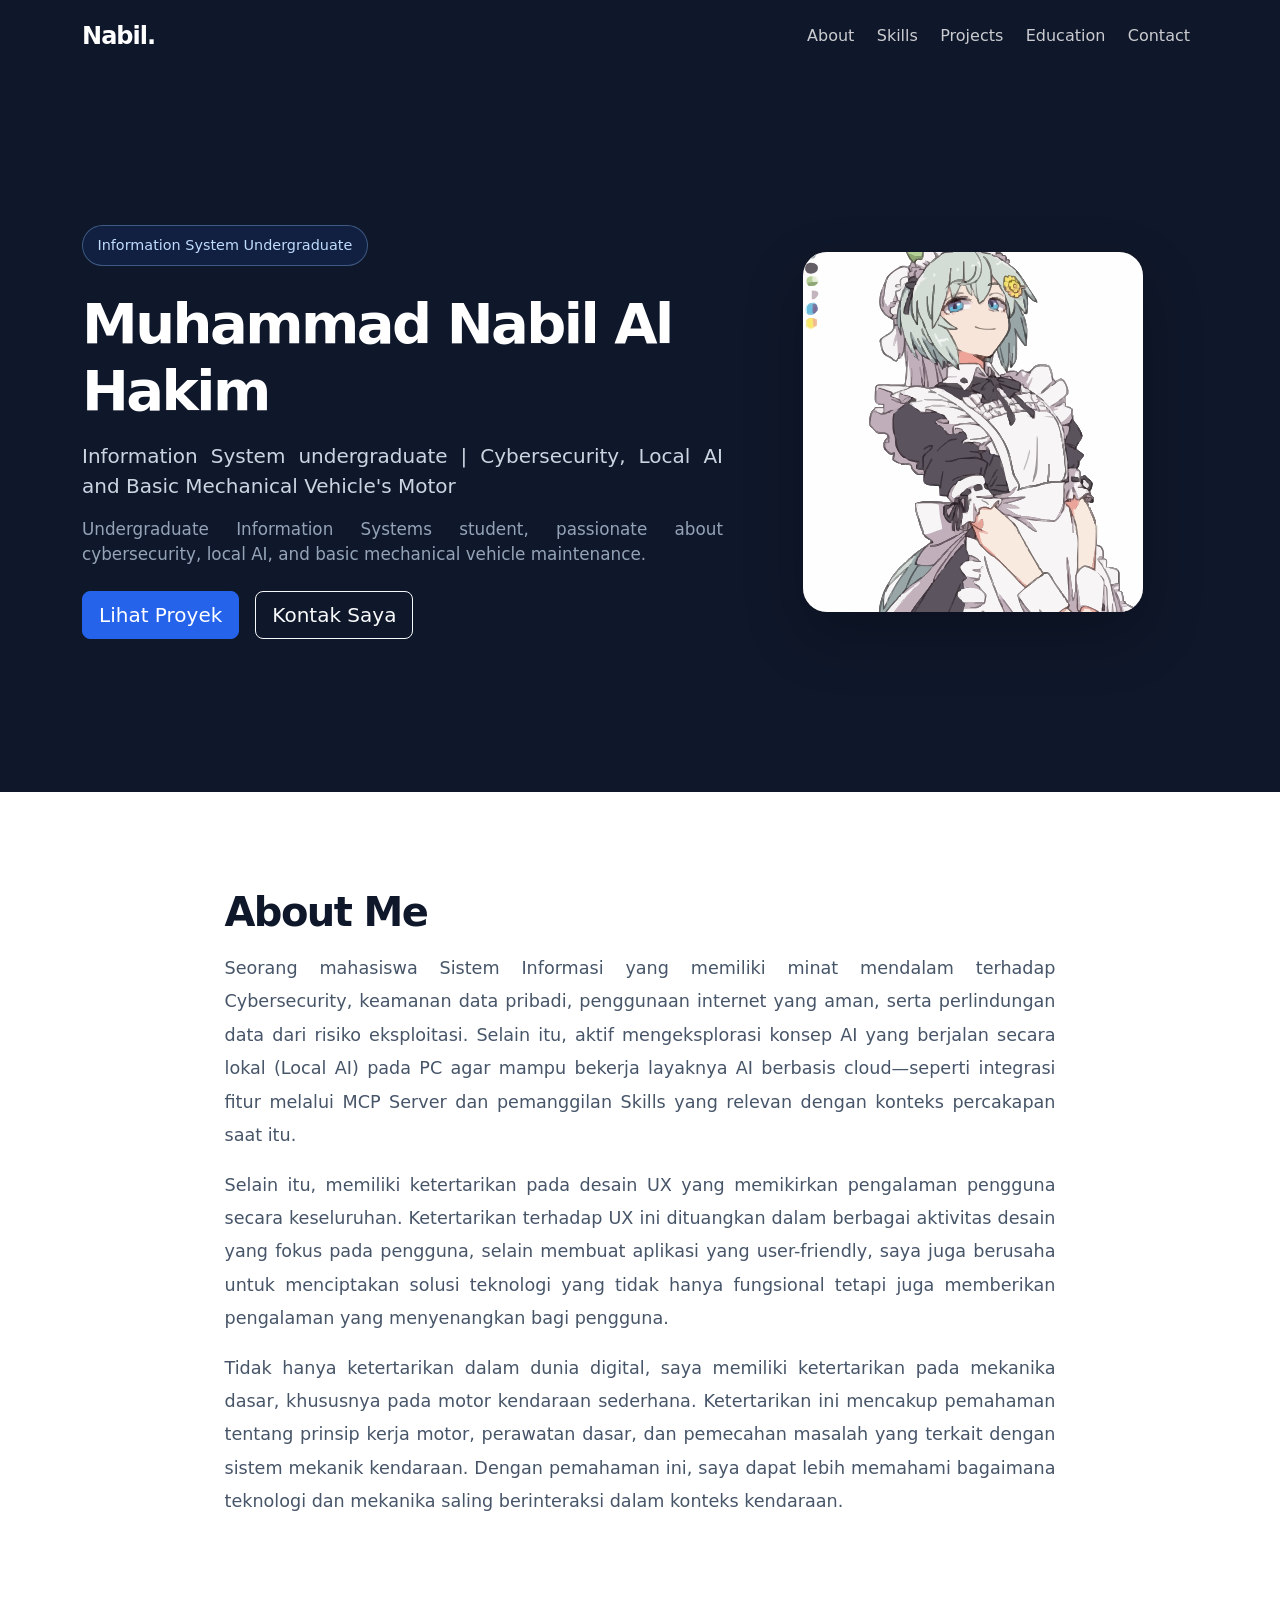
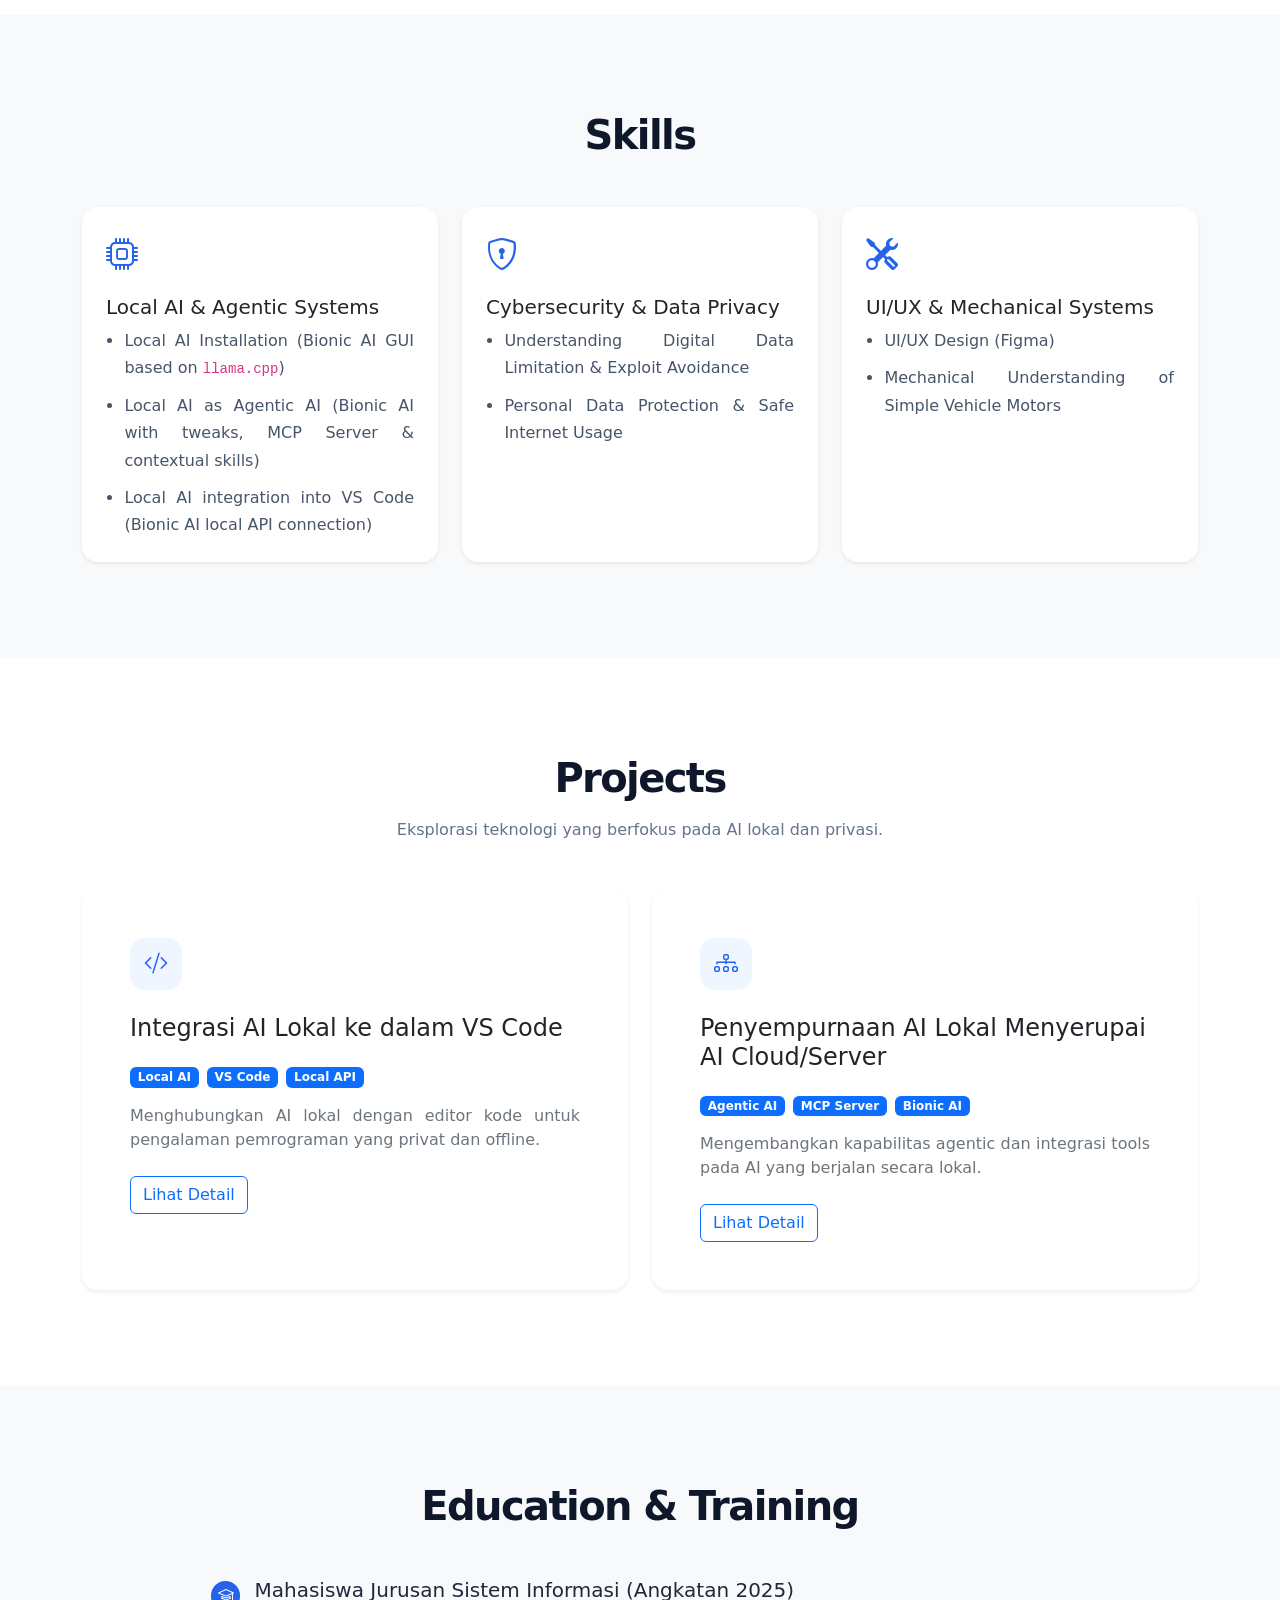
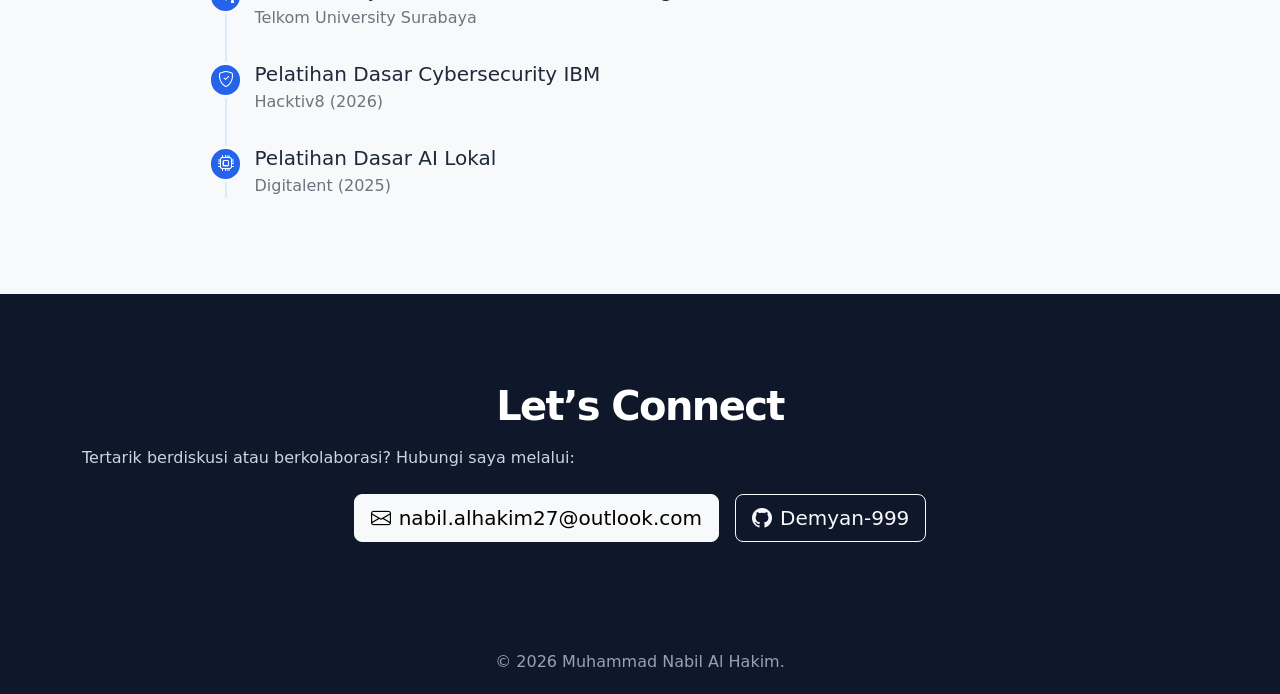
<file: index.html>
<!DOCTYPE html>
<html lang="id">
<head>
  <meta charset="UTF-8">
  <meta http-equiv="refresh" content="0; url=Tugas_Portofolio/">
  <meta name="viewport" content="width=device-width, initial-scale=1.0">
  <title>Muhammad Nabil Al Hakim - Portfolio</title>
  <script>
    window.location.replace("Tugas_Portofolio/");
  </script>
</head>
<body style="font-family: sans-serif; text-align: center; padding-top: 50px;">
  <p>Mengalihkan ke portofolio... Jika tidak otomatis beralih, klik <a href="Tugas_Portofolio/">di sini</a>.</p>
</body>
</html>
</file>
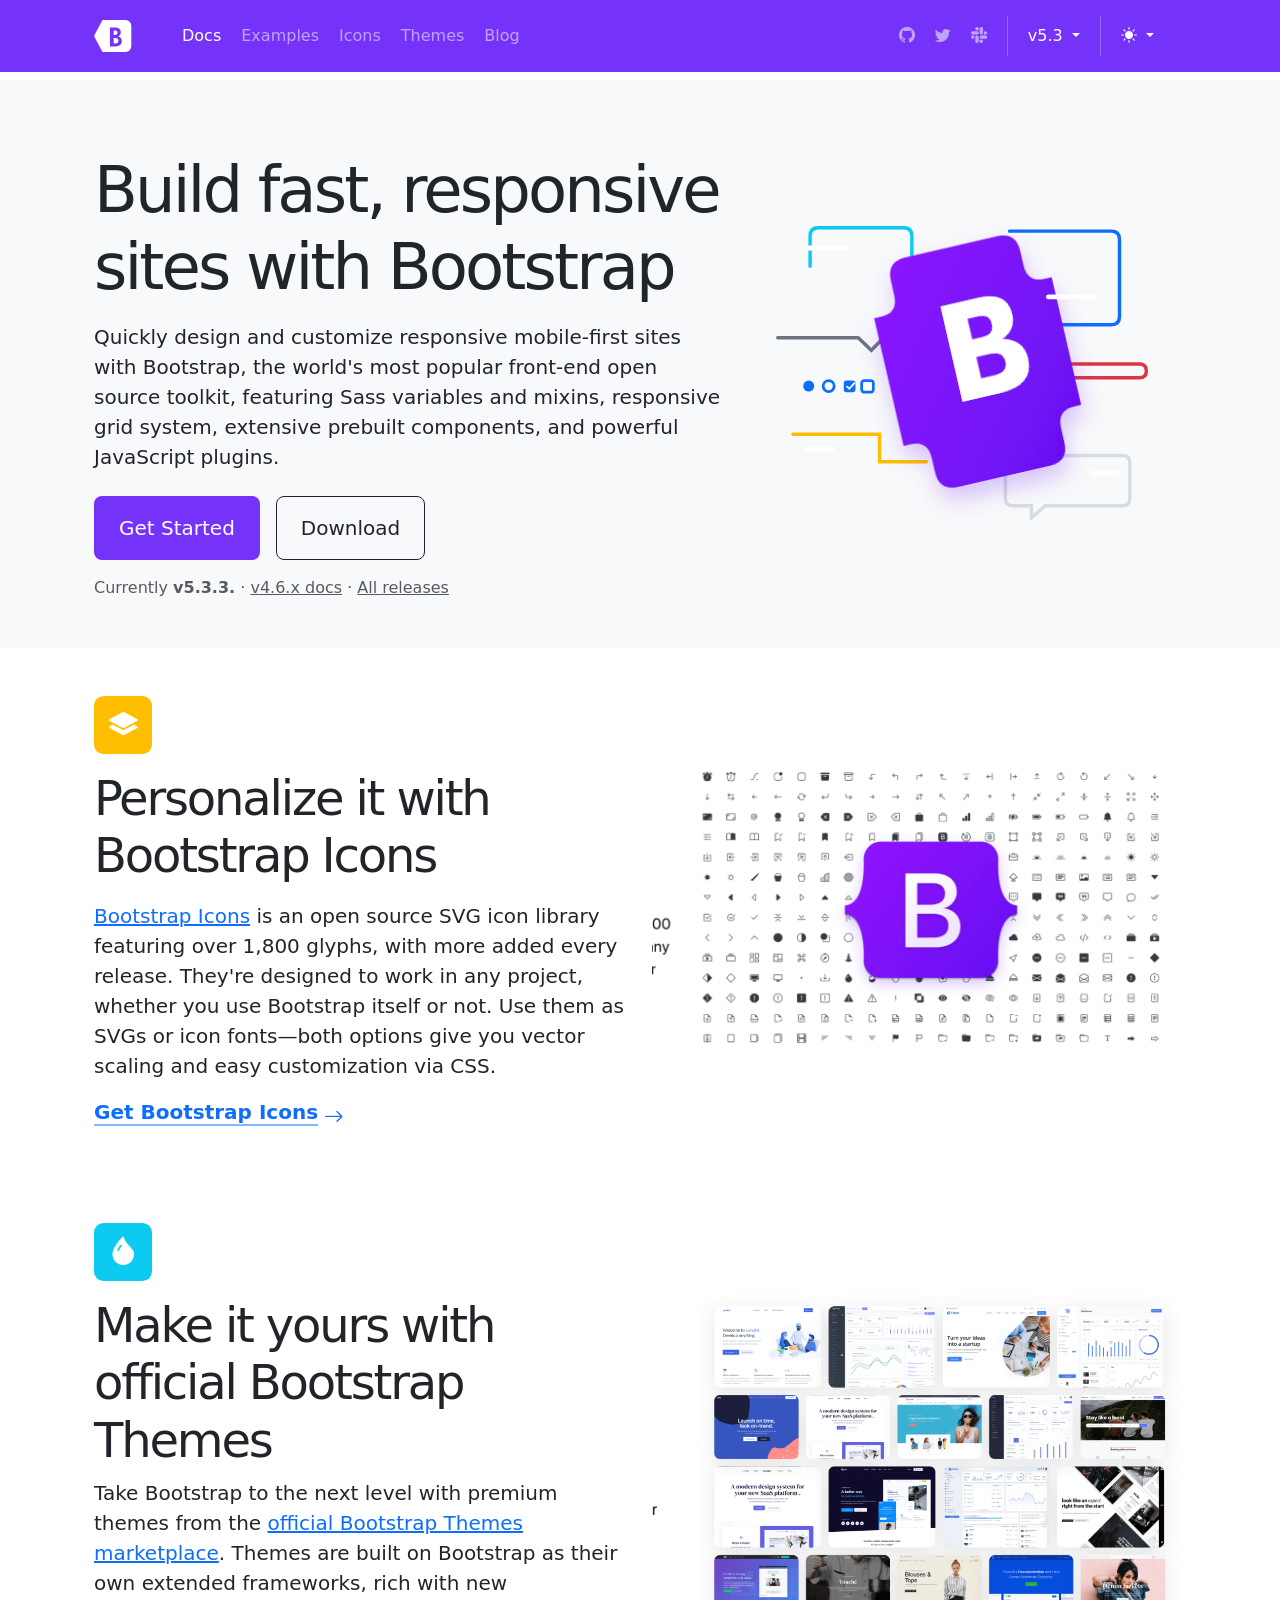
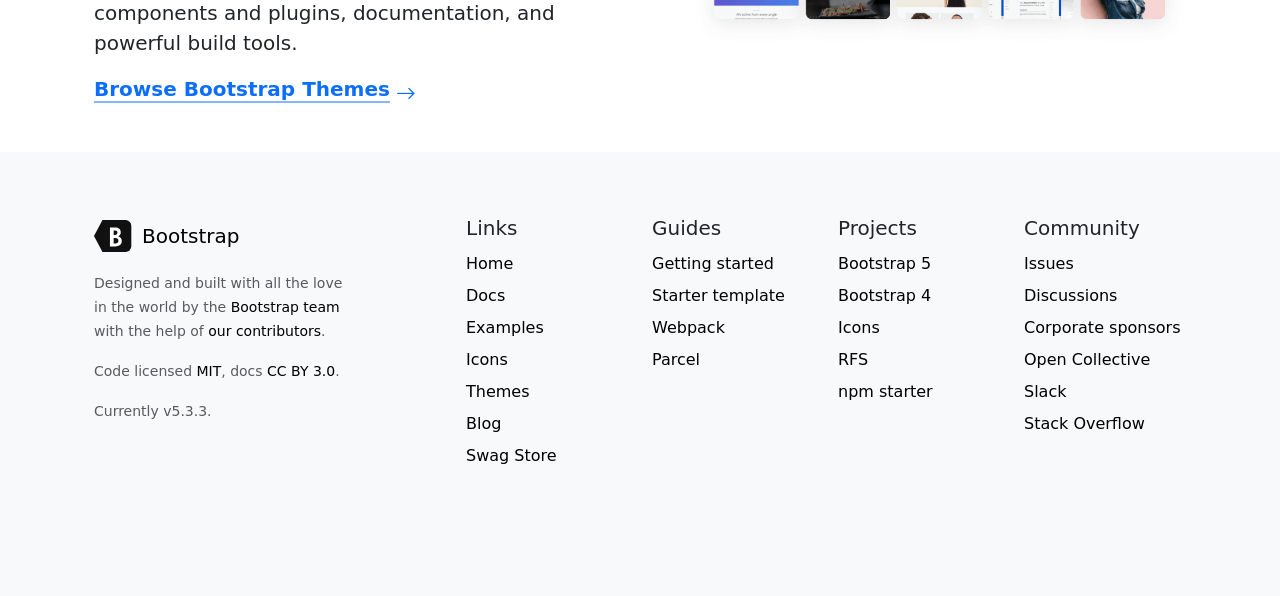
<file: Praktikum/index.html>
<!doctype html>
<html lang="en" data-bs-theme="light">
  <head>
    <meta charset="utf-8">
    <meta name="viewport" content="width=device-width, initial-scale=1">
    <meta name="description" content="Build fast, responsive sites with Bootstrap.">
    <title>Bootstrap · Build fast, responsive sites</title>
    <link href="https://cdn.jsdelivr.net/npm/bootstrap@5.3.3/dist/css/bootstrap.min.css" rel="stylesheet">
    <link rel="stylesheet" href="https://cdn.jsdelivr.net/npm/bootstrap-icons@1.11.3/font/bootstrap-icons.min.css">
    <link rel="stylesheet" href="assets/css/style.css">
  </head>
  <body>
    <nav class="navbar navbar-expand-lg navbar-dark bg-purple fixed-top" aria-label="Main navigation">
      <div class="container py-2 px-4">
        <a class="navbar-brand p-0" href="#home" aria-label="Bootstrap home">
          <img class="brand-logo" src="assets/images/logo-white.svg" alt="Bootstrap">
        </a>
        <button class="navbar-toggler" type="button" data-bs-toggle="offcanvas" data-bs-target="#site-navigation"
          aria-controls="site-navigation" aria-label="Open navigation">
          <span class="navbar-toggler-icon"></span>
        </button>
        <div class="offcanvas offcanvas-end bg-purple" tabindex="-1" id="site-navigation" aria-labelledby="navigation-title">
          <div class="offcanvas-header px-4 pb-0">
            <h2 class="offcanvas-title fs-5 text-white" id="navigation-title">Bootstrap</h2>
            <button type="button" class="btn-close btn-close-white" data-bs-dismiss="offcanvas" aria-label="Close"></button>
          </div>
          <div class="offcanvas-body pt-lg-0 px-4">
            <hr class="d-lg-none border-white opacity-25">
            <ul class="navbar-nav flex-row flex-wrap gap-lg-1">
              <li class="nav-item col-6 col-lg-auto"><a class="nav-link active" aria-current="page" href="#home">Docs</a></li>
              <li class="nav-item col-6 col-lg-auto"><a class="nav-link" href="#themes">Examples</a></li>
              <li class="nav-item col-6 col-lg-auto"><a class="nav-link" href="#icons">Icons</a></li>
              <li class="nav-item col-6 col-lg-auto"><a class="nav-link" href="#themes">Themes</a></li>
              <li class="nav-item col-6 col-lg-auto"><a class="nav-link" href="#footer">Blog</a></li>
            </ul>
            <hr class="d-lg-none border-white opacity-25">
            <ul class="navbar-nav flex-row flex-wrap gap-lg-1 ms-lg-auto">
              <li class="nav-item col-6 col-lg-auto">
                <a class="nav-link" href="https://github.com/twbs/bootstrap" aria-label="Bootstrap on GitHub">
                  <i class="bi bi-github" aria-hidden="true"></i><span class="ms-2 d-lg-none">GitHub</span>
                </a>
              </li>
              <li class="nav-item col-6 col-lg-auto">
                <a class="nav-link" href="https://twitter.com/getbootstrap" aria-label="Bootstrap on Twitter">
                  <i class="bi bi-twitter" aria-hidden="true"></i><span class="ms-2 d-lg-none">Twitter</span>
                </a>
              </li>
              <li class="nav-item col-6 col-lg-auto">
                <a class="nav-link" href="https://slack.bootstrap.com/" aria-label="Bootstrap on Slack">
                  <i class="bi bi-slack" aria-hidden="true"></i><span class="ms-2 d-lg-none">Slack</span>
                </a>
              </li>
              <li class="nav-item d-none d-lg-flex align-items-center" aria-hidden="true">
                <span class="vr mx-2 text-white opacity-25"></span>
              </li>
              <li class="nav-item col-12 col-lg-auto">
                <div class="dropdown" data-bs-theme="light">
                  <button class="btn nav-link text-white dropdown-toggle" type="button" data-bs-toggle="dropdown" aria-expanded="false">
                    <span class="d-lg-none">Bootstrap </span>v5.3
                  </button>
                  <ul class="dropdown-menu dropdown-menu-lg-end">
                    <li><h3 class="dropdown-header">Bootstrap versions</h3></li>
                    <li><a class="dropdown-item active" href="https://getbootstrap.com/docs/5.3/">Latest (5.3.x)</a></li>
                    <li><a class="dropdown-item" href="https://getbootstrap.com/docs/5.2/">v5.2</a></li>
                    <li><a class="dropdown-item" href="https://getbootstrap.com/docs/5.1/">v5.1</a></li>
                    <li><hr class="dropdown-divider"></li>
                    <li><a class="dropdown-item" href="https://getbootstrap.com/docs/4.6/">Previous releases</a></li>
                  </ul>
                </div>
              </li>
              <li class="nav-item d-none d-lg-flex align-items-center" aria-hidden="true">
                <span class="vr mx-2 text-white opacity-25"></span>
              </li>
              <li class="nav-item col-12 col-lg-auto">
                <div class="dropdown" data-bs-theme="light">
                  <button class="btn nav-link text-white dropdown-toggle" type="button" data-bs-toggle="dropdown" aria-expanded="false" aria-label="Choose color theme">
                    <i class="bi bi-sun-fill" aria-hidden="true"></i><span class="d-lg-none ms-2">Toggle theme</span>
                  </button>
                  <ul class="dropdown-menu dropdown-menu-lg-end">
                    <li><button class="dropdown-item theme-option" type="button" data-theme-value="light"><i class="bi bi-sun-fill me-2" aria-hidden="true"></i>Light</button></li>
                    <li><button class="dropdown-item theme-option" type="button" data-theme-value="dark"><i class="bi bi-moon-stars-fill me-2" aria-hidden="true"></i>Dark</button></li>
                    <li><button class="dropdown-item theme-option" type="button" data-theme-value="auto"><i class="bi bi-circle-half me-2" aria-hidden="true"></i>Auto</button></li>
                  </ul>
                </div>
              </li>
            </ul>
          </div>
        </div>
      </div>
    </nav>

    <main>
      <section id="home" class="hero-section bg-body-tertiary">
        <div class="container py-5 px-4">
          <div class="row align-items-center g-4">
            <div class="col-md-5 order-md-2">
              <img class="img-fluid hero-art" src="assets/images/main.svg" alt="Bootstrap logo surrounded by interface components">
            </div>
            <div class="col-md-7 order-md-1">
              <h1 class="mt-4 display-3 hero-title">Build fast, responsive sites with Bootstrap</h1>
              <p class="fs-5 mt-3">
                Quickly design and customize responsive mobile-first sites with Bootstrap, the world's most popular
                front-end open source toolkit, featuring Sass variables and mixins, responsive grid system,
                extensive prebuilt components, and powerful JavaScript plugins.
              </p>
              <div class="d-flex flex-column flex-md-row mt-4">
                <a class="btn bg-purple text-white btn-lg mb-3 me-md-3 px-4 py-3" href="#icons">Get Started</a>
                <a class="btn btn-outline-dark btn-lg mb-3 px-4 py-3 download-button" href="https://github.com/twbs/bootstrap/releases/latest">Download</a>
              </div>
              <p class="text-body-secondary mb-0">
                Currently <strong>v5.3.3.</strong> ·
                <a href="https://getbootstrap.com/docs/4.6/">v4.6.x docs</a> ·
                <a href="https://github.com/twbs/bootstrap/releases">All releases</a>
              </p>
            </div>
          </div>
        </div>
      </section>

      <section id="icons" class="showcase-section">
        <div class="container py-5 px-4">
          <div class="row align-items-center g-4">
            <div class="col-lg-6">
              <div class="showcase-icon icon-yellow mb-3"><i class="bi bi-layers-fill" aria-hidden="true"></i></div>
              <h2 class="display-5 showcase-title mb-3">Personalize it with Bootstrap Icons</h2>
              <p class="fs-5">
                <a href="https://icons.getbootstrap.com/">Bootstrap Icons</a> is an open source SVG icon library
                featuring over 1,800 glyphs, with more added every release. They're designed to work in any project,
                whether you use Bootstrap itself or not. Use them as SVGs or icon fonts—both options give you vector
                scaling and easy customization via CSS.
              </p>
              <a class="icon-link icon-link-hover lead fw-semibold" href="https://icons.getbootstrap.com/">
                Get Bootstrap Icons <i class="bi bi-arrow-right" aria-hidden="true"></i>
              </a>
            </div>
            <div class="col-lg-6">
              <img class="img-fluid showcase-art" src="assets/images/bs-icons.png" alt="A collection of Bootstrap icons surrounding the Bootstrap logo">
            </div>
          </div>
        </div>
      </section>

      <section id="themes" class="showcase-section">
        <div class="container py-5 px-4">
          <div class="row align-items-center g-4">
            <div class="col-lg-6">
              <div class="showcase-icon icon-cyan mb-3"><i class="bi bi-droplet-fill" aria-hidden="true"></i></div>
              <h2 class="display-5 showcase-title">Make it yours with official Bootstrap Themes</h2>
              <p class="fs-5">
                Take Bootstrap to the next level with premium themes from the
                <a href="https://themes.getbootstrap.com/">official Bootstrap Themes marketplace</a>.
                Themes are built on Bootstrap as their own extended frameworks, rich with new components and plugins,
                documentation, and powerful build tools.
              </p>
              <a class="icon-link icon-link-hover lead fw-semibold" href="https://themes.getbootstrap.com/">
                Browse Bootstrap Themes <i class="bi bi-arrow-right" aria-hidden="true"></i>
              </a>
            </div>
            <div class="col-lg-6">
              <img class="img-fluid showcase-art" src="assets/images/bs-themes.png" alt="A collection of Bootstrap theme previews">
            </div>
          </div>
        </div>
      </section>
    </main>

    <footer id="footer" class="site-footer bg-body-tertiary">
      <div class="container py-5 px-4">
        <div class="row">
          <div class="col-lg-3 mb-5">
            <a class="footer-brand text-decoration-none" href="#home">
              <img class="footer-logo" src="assets/images/logo-black.svg" alt="">
              <span class="fs-5 ms-2">Bootstrap</span>
            </a>
            <p class="mt-2 text-body-secondary"><small>Designed and built with all the love in the world by the <a href="https://github.com/twbs">Bootstrap team</a> with the help of <a href="https://github.com/twbs/bootstrap/graphs/contributors">our contributors</a>.</small></p>
            <p class="mt-2 text-body-secondary"><small>Code licensed <a href="https://github.com/twbs/bootstrap/blob/main/LICENSE">MIT</a>, docs <a href="https://creativecommons.org/licenses/by/3.0/">CC BY 3.0</a>.</small></p>
            <p class="mt-2 text-body-secondary"><small>Currently v5.3.3.</small></p>
          </div>
          <div class="col-6 col-lg-2 offset-lg-1 mb-5">
            <h2 class="h5">Links</h2>
            <ul class="list-unstyled footer-links">
              <li><a href="#home">Home</a></li><li><a href="https://getbootstrap.com/docs/5.3/">Docs</a></li>
              <li><a href="#themes">Examples</a></li><li><a href="#icons">Icons</a></li>
              <li><a href="#themes">Themes</a></li><li><a href="https://blog.getbootstrap.com/">Blog</a></li>
              <li><a href="https://store.getbootstrap.com/">Swag Store</a></li>
            </ul>
          </div>
          <div class="col-6 col-lg-2 mb-5">
            <h2 class="h5">Guides</h2>
            <ul class="list-unstyled footer-links">
              <li><a href="https://getbootstrap.com/docs/5.3/getting-started/introduction/">Getting started</a></li>
              <li><a href="https://getbootstrap.com/docs/5.3/examples/starter-template/">Starter template</a></li>
              <li><a href="https://getbootstrap.com/docs/5.3/getting-started/webpack/">Webpack</a></li>
              <li><a href="https://getbootstrap.com/docs/5.3/getting-started/parcel/">Parcel</a></li>
            </ul>
          </div>
          <div class="col-6 col-lg-2 mb-5">
            <h2 class="h5">Projects</h2>
            <ul class="list-unstyled footer-links">
              <li><a href="https://getbootstrap.com/">Bootstrap 5</a></li><li><a href="https://getbootstrap.com/docs/4.6/">Bootstrap 4</a></li>
              <li><a href="https://icons.getbootstrap.com/">Icons</a></li><li><a href="https://github.com/twbs/rfs">RFS</a></li>
              <li><a href="https://github.com/twbs/bootstrap-npm-starter">npm starter</a></li>
            </ul>
          </div>
          <div class="col-6 col-lg-2 mb-5">
            <h2 class="h5">Community</h2>
            <ul class="list-unstyled footer-links">
              <li><a href="https://github.com/twbs/bootstrap/issues">Issues</a></li><li><a href="https://github.com/twbs/bootstrap/discussions">Discussions</a></li>
              <li><a href="https://opencollective.com/bootstrap">Corporate sponsors</a></li><li><a href="https://opencollective.com/bootstrap">Open Collective</a></li>
              <li><a href="https://slack.bootstrap.com/">Slack</a></li><li><a href="https://stackoverflow.com/questions/tagged/bootstrap-5">Stack Overflow</a></li>
            </ul>
          </div>
        </div>
      </div>
    </footer>

    <script src="https://cdn.jsdelivr.net/npm/bootstrap@5.3.3/dist/js/bootstrap.bundle.min.js"></script>
    <script>
      (() => {
        const themeStorageKey = "bootstrap-clone-theme";
        const themeButtons = document.querySelectorAll("[data-theme-value]");
        const colorScheme = window.matchMedia("(prefers-color-scheme: dark)");

        function applyTheme(selection) {
          const theme = selection === "auto" ? (colorScheme.matches ? "dark" : "light") : selection;
          document.documentElement.setAttribute("data-bs-theme", theme);
          themeButtons.forEach((button) => {
            button.classList.toggle("active", button.dataset.themeValue === selection);
          });
        }

        const savedTheme = localStorage.getItem(themeStorageKey) || "light";
        applyTheme(savedTheme);

        themeButtons.forEach((button) => {
          button.addEventListener("click", () => {
            const selection = button.dataset.themeValue;
            localStorage.setItem(themeStorageKey, selection);
            applyTheme(selection);
          });
        });

        colorScheme.addEventListener("change", () => {
          if (localStorage.getItem(themeStorageKey) === "auto" || !localStorage.getItem(themeStorageKey)) {
            applyTheme("auto");
          }
        });
      })();
    </script>
  </body>
</html>
</file>
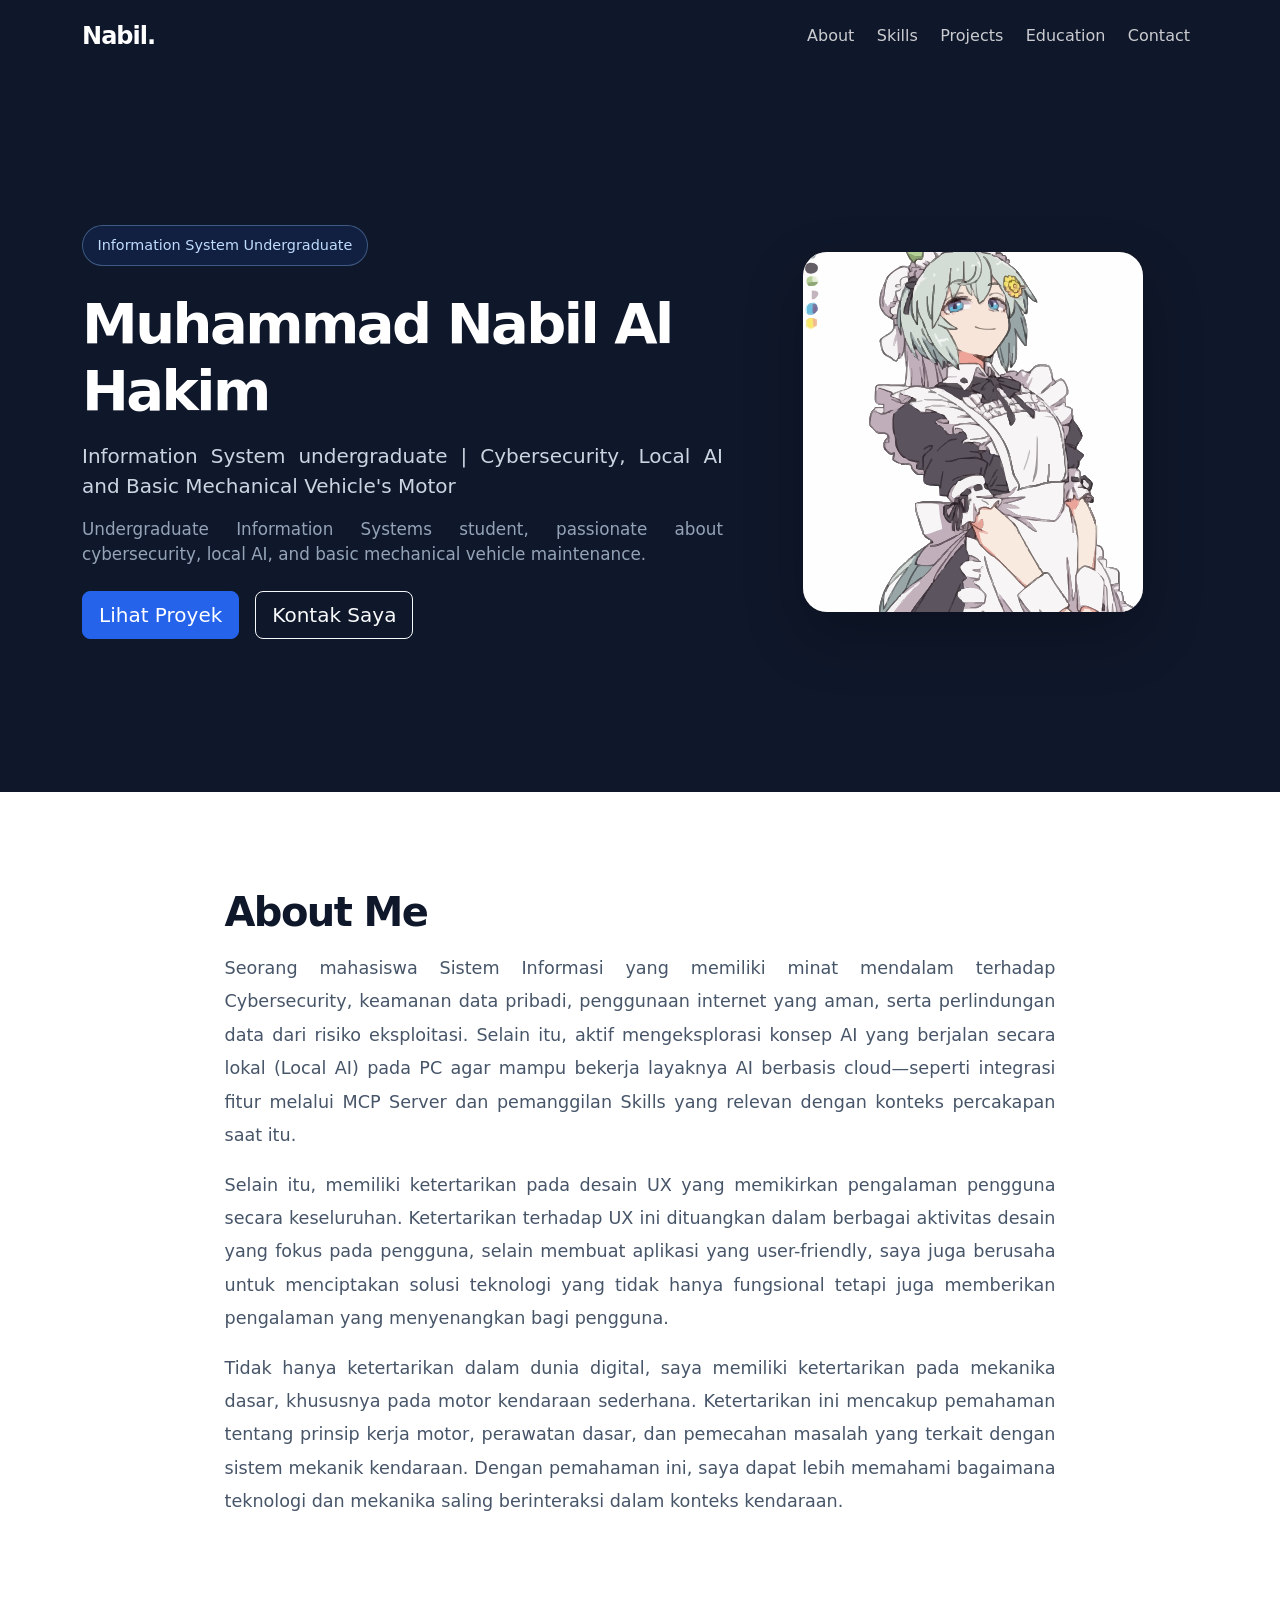
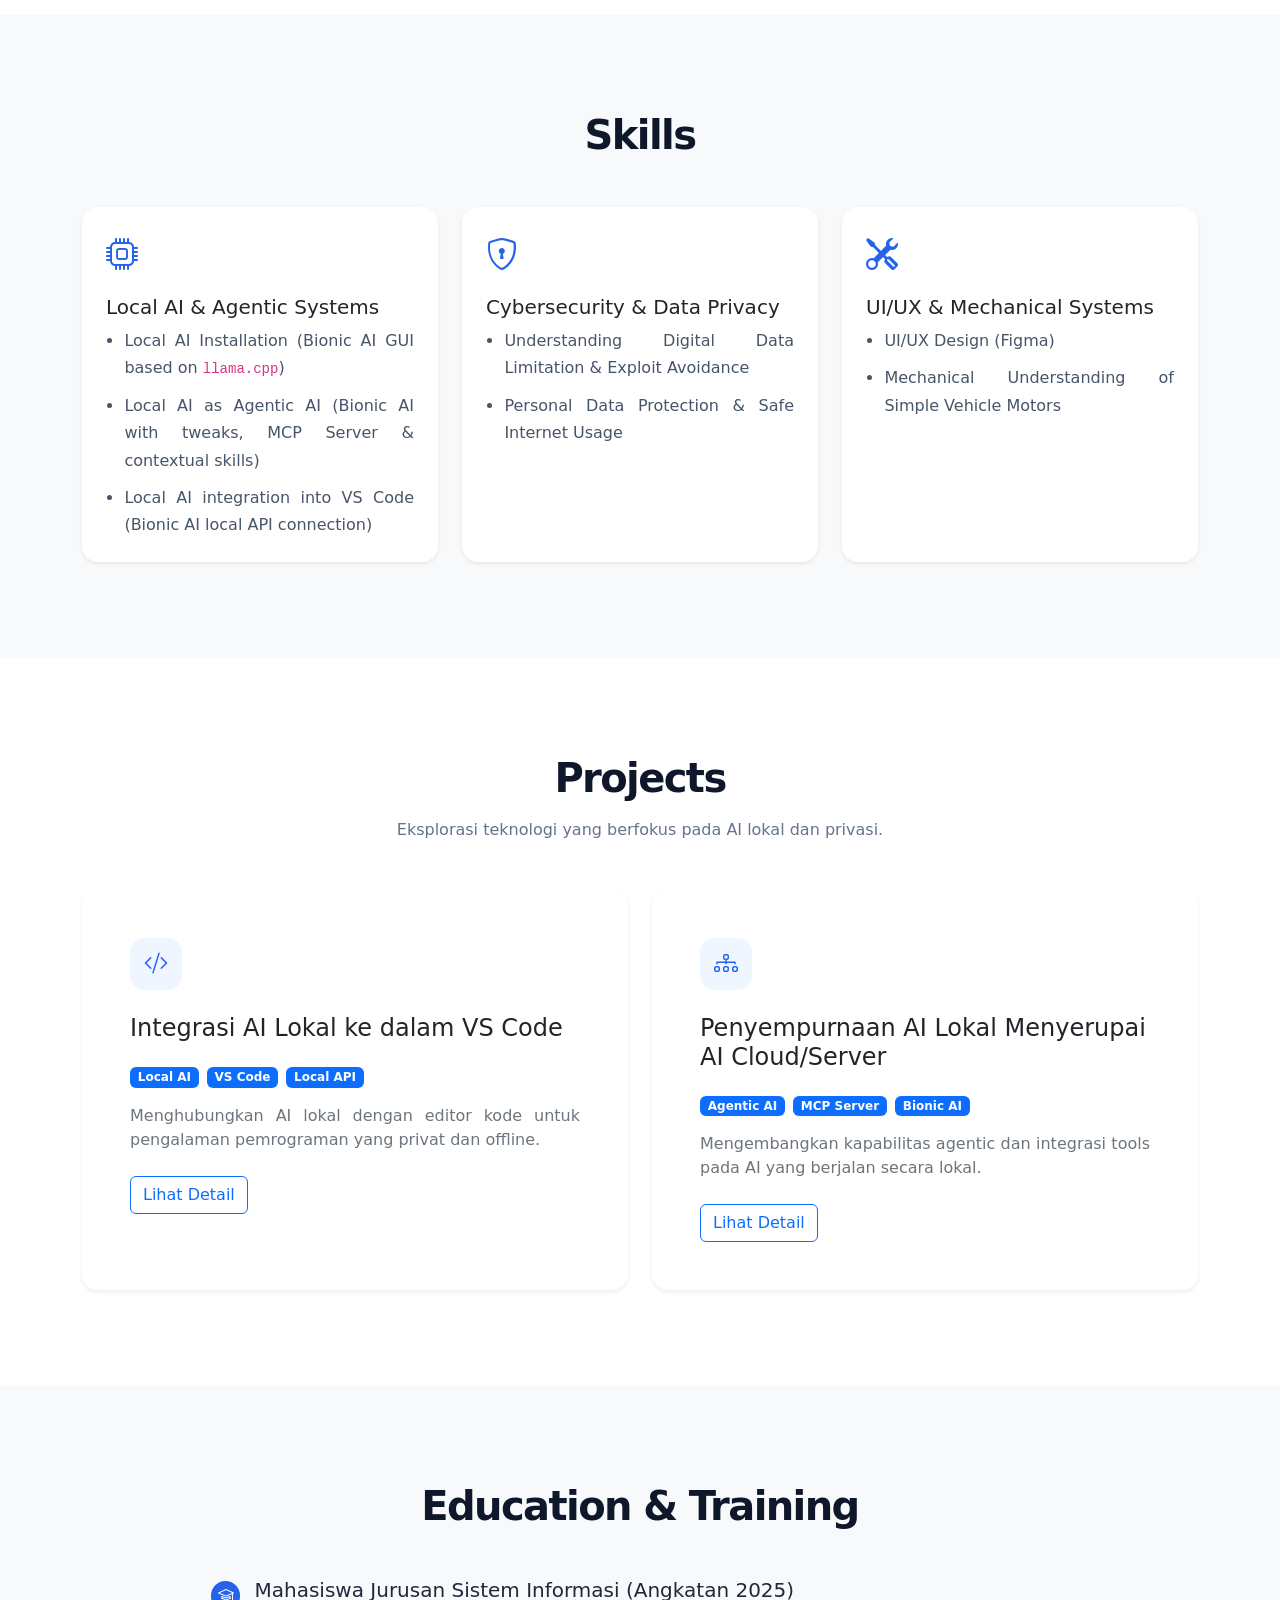
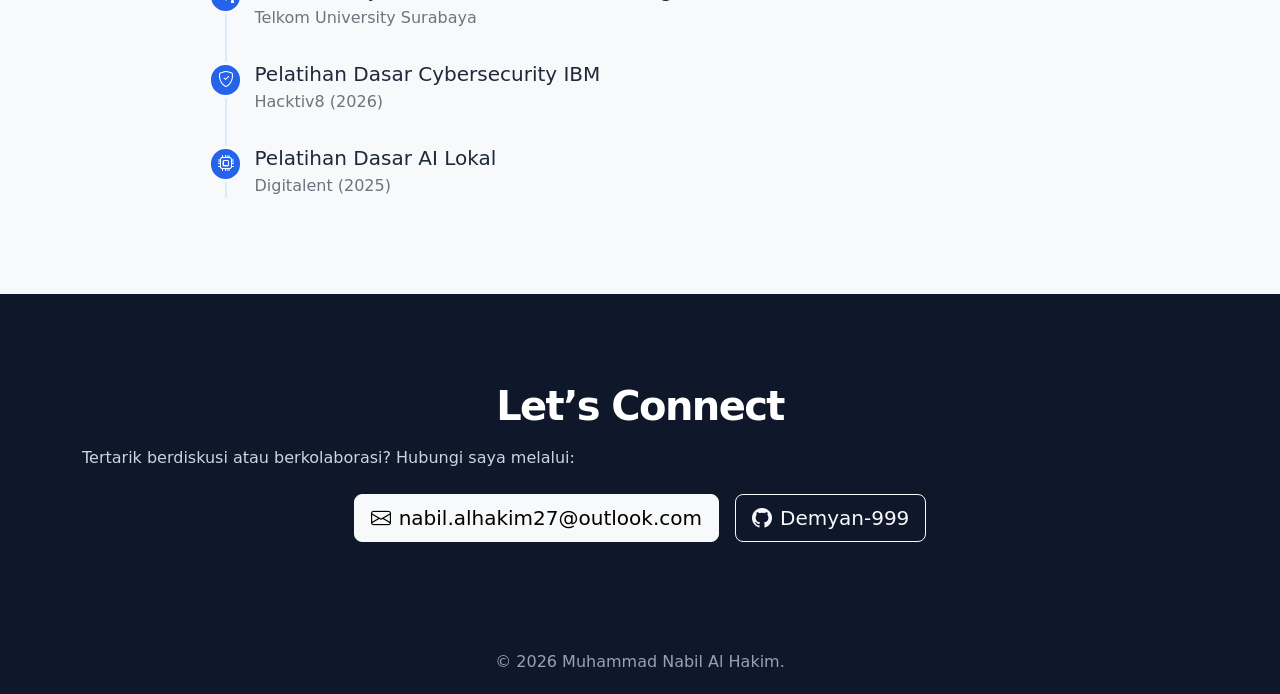
<file: Tugas_Portofolio/index.html>
<!doctype html>
<html lang="id">
  <head>
    <meta charset="utf-8">
    <meta name="viewport" content="width=device-width, initial-scale=1">
    <meta name="description" content="Portofolio Muhammad Nabil Al Hakim, mahasiswa Sistem Informasi yang tertarik pada cybersecurity dan Local AI.">
    <title>Muhammad Nabil Al Hakim | Portfolio</title>
    <link href="https://cdn.jsdelivr.net/npm/bootstrap@5.3.3/dist/css/bootstrap.min.css" rel="stylesheet" integrity="sha384-QWTKZyjpPEjISv5WaRU9OFeRpok6YctnYmDr5pNlyT2bRjXh0JMhjY6hW+ALEwIH" crossorigin="anonymous">
    <link rel="stylesheet" href="https://cdn.jsdelivr.net/npm/bootstrap-icons@1.11.3/font/bootstrap-icons.min.css">
    <link rel="stylesheet" href="assets/css/style.css">
  </head>
  <body>
    <nav class="navbar navbar-expand-lg navbar-dark fixed-top site-navbar" aria-label="Navigasi utama">
      <div class="container">
        <a class="navbar-brand fw-bold" href="#hero">Nabil.</a>
        <button class="navbar-toggler" type="button" data-bs-toggle="collapse" data-bs-target="#mainNavigation" aria-controls="mainNavigation" aria-expanded="false" aria-label="Buka navigasi">
          <span class="navbar-toggler-icon"></span>
        </button>
        <div class="collapse navbar-collapse" id="mainNavigation">
          <ul class="navbar-nav ms-auto">
            <li class="nav-item"><a class="nav-link" href="#about">About</a></li>
            <li class="nav-item"><a class="nav-link" href="#skills">Skills</a></li>
            <li class="nav-item"><a class="nav-link" href="#projects">Projects</a></li>
            <li class="nav-item"><a class="nav-link" href="#education">Education</a></li>
            <li class="nav-item"><a class="nav-link" href="#contact">Contact</a></li>
          </ul>
        </div>
      </div>
    </nav>

    <main>
      <section id="hero" class="hero-section section-anchor">
        <div class="container">
          <div class="row align-items-center gy-5">
            <div class="col-lg-7">
              <span class="hero-badge">Information System Undergraduate</span>
              <h1 class="display-4 fw-bold mt-4">Muhammad Nabil Al Hakim</h1>
              <p class="hero-tagline mt-3">Information System undergraduate | Cybersecurity, Local AI and Basic Mechanical Vehicle's Motor</p>
              <p class="hero-description mt-3">Undergraduate Information Systems student, passionate about cybersecurity, local AI, and basic mechanical vehicle maintenance.</p>
              <div class="d-flex flex-wrap gap-3 mt-4">
                <a class="btn btn-primary btn-lg" href="#projects">Lihat Proyek</a>
                <a class="btn btn-outline-light btn-lg" href="#contact">Kontak Saya</a>
              </div>
            </div>
            <div class="col-lg-5">
              <img class="profile-image mx-auto" src="assets/image/profil.svg" alt="Foto profil Muhammad Nabil Al Hakim">
            </div>
          </div>
        </div>
      </section>

      <section id="about" class="section-padding bg-white section-anchor">
        <div class="container">
          <div class="row justify-content-center">
            <div class="col-lg-9">
              <h2 class="section-title">About Me</h2>
              <p class="section-copy mb-0">Seorang mahasiswa Sistem Informasi yang memiliki minat mendalam terhadap Cybersecurity, keamanan data pribadi, penggunaan internet yang aman, serta perlindungan data dari risiko eksploitasi. Selain itu, aktif mengeksplorasi konsep AI yang berjalan secara lokal (Local AI) pada PC agar mampu bekerja layaknya AI berbasis cloud—seperti integrasi fitur melalui MCP Server dan pemanggilan Skills yang relevan dengan konteks percakapan saat itu.</p>
              <p class="section-copy mt-3 mb-0">Selain itu, memiliki ketertarikan pada desain UX yang memikirkan pengalaman pengguna secara keseluruhan. Ketertarikan terhadap UX ini dituangkan dalam berbagai aktivitas desain yang fokus pada pengguna, selain membuat aplikasi yang user-friendly, saya juga berusaha untuk menciptakan solusi teknologi yang tidak hanya fungsional tetapi juga memberikan pengalaman yang menyenangkan bagi pengguna.</p>
              <p class="section-copy mt-3 mb-0">Tidak hanya ketertarikan dalam dunia digital, saya memiliki ketertarikan pada mekanika dasar, khususnya pada motor kendaraan sederhana. Ketertarikan ini mencakup pemahaman tentang prinsip kerja motor, perawatan dasar, dan pemecahan masalah yang terkait dengan sistem mekanik kendaraan. Dengan pemahaman ini, saya dapat lebih memahami bagaimana teknologi dan mekanika saling berinteraksi dalam konteks kendaraan.</p>
            </div>
          </div>
        </div>
      </section>

      <section id="skills" class="section-padding bg-light section-anchor">
        <div class="container">
          <div class="text-center mb-5">
            <h2 class="section-title">Skills</h2>
          </div>
          <div class="row g-4">
            <div class="col-md-4">
              <article class="card h-100 border-0 shadow-sm skill-card">
                <div class="card-body p-4">
                  <i class="bi bi-cpu skill-icon" aria-hidden="true"></i>
                  <h3 class="h5 card-title mt-3">Local AI &amp; Agentic Systems</h3>
                  <ul class="skill-list mb-0">
                    <li>Local AI Installation (Bionic AI GUI based on <code>llama.cpp</code>)</li>
                    <li>Local AI as Agentic AI (Bionic AI with tweaks, MCP Server &amp; contextual skills)</li>
                    <li>Local AI integration into VS Code (Bionic AI local API connection)</li>
                  </ul>
                </div>
              </article>
            </div>
            <div class="col-md-4">
              <article class="card h-100 border-0 shadow-sm skill-card">
                <div class="card-body p-4">
                  <i class="bi bi-shield-lock skill-icon" aria-hidden="true"></i>
                  <h3 class="h5 card-title mt-3">Cybersecurity &amp; Data Privacy</h3>
                  <ul class="skill-list mb-0">
                    <li>Understanding Digital Data Limitation &amp; Exploit Avoidance</li>
                    <li>Personal Data Protection &amp; Safe Internet Usage</li>
                  </ul>
                </div>
              </article>
            </div>
            <div class="col-md-4">
              <article class="card h-100 border-0 shadow-sm skill-card">
                <div class="card-body p-4">
                  <i class="bi bi-tools skill-icon" aria-hidden="true"></i>
                  <h3 class="h5 card-title mt-3">UI/UX &amp; Mechanical Systems</h3>
                  <ul class="skill-list mb-0">
                    <li>UI/UX Design (Figma)</li>
                    <li>Mechanical Understanding of Simple Vehicle Motors</li>
                  </ul>
                </div>
              </article>
            </div>
          </div>
        </div>
      </section>

      <section id="projects" class="section-padding bg-white section-anchor">
        <div class="container">
          <div class="text-center mb-5">
            <h2 class="section-title">Projects</h2>
            <p class="section-subtitle mb-0">Eksplorasi teknologi yang berfokus pada AI lokal dan privasi.</p>
          </div>
          <div class="row g-4">
            <div class="col-md-6">
              <article class="card h-100 border-0 shadow-sm project-card">
                <div class="card-body p-4 p-lg-5">
                  <div class="project-mark"><i class="bi bi-code-slash" aria-hidden="true"></i></div>
                  <h3 class="h4 mt-4">Integrasi AI Lokal ke dalam VS Code</h3>
                  <div class="d-flex flex-wrap gap-2 my-3">
                    <span class="badge text-bg-primary">Local AI</span>
                    <span class="badge text-bg-primary">VS Code</span>
                    <span class="badge text-bg-primary">Local API</span>
                  </div>
                  <p class="text-secondary">Menghubungkan AI lokal dengan editor kode untuk pengalaman pemrograman yang privat dan offline.</p>
                  <button class="btn btn-outline-primary mt-2" type="button" data-bs-toggle="modal" data-bs-target="#projectModalOne">Lihat Detail</button>
                </div>
              </article>
            </div>
            <div class="col-md-6">
              <article class="card h-100 border-0 shadow-sm project-card">
                <div class="card-body p-4 p-lg-5">
                  <div class="project-mark"><i class="bi bi-diagram-3" aria-hidden="true"></i></div>
                  <h3 class="h4 mt-4">Penyempurnaan AI Lokal Menyerupai AI Cloud/Server</h3>
                  <div class="d-flex flex-wrap gap-2 my-3">
                    <span class="badge text-bg-primary">Agentic AI</span>
                    <span class="badge text-bg-primary">MCP Server</span>
                    <span class="badge text-bg-primary">Bionic AI</span>
                  </div>
                  <p class="text-secondary">Mengembangkan kapabilitas agentic dan integrasi tools pada AI yang berjalan secara lokal.</p>
                  <button class="btn btn-outline-primary mt-2" type="button" data-bs-toggle="modal" data-bs-target="#projectModalTwo">Lihat Detail</button>
                </div>
              </article>
            </div>
          </div>
        </div>
      </section>

      <section id="education" class="section-padding bg-light section-anchor">
        <div class="container">
          <div class="text-center mb-5">
            <h2 class="section-title">Education &amp; Training</h2>
          </div>
          <div class="row justify-content-center">
            <div class="col-lg-9">
              <ul class="education-list list-unstyled mb-0">
                <li class="education-item">
                  <span class="education-icon"><i class="bi bi-mortarboard" aria-hidden="true"></i></span>
                  <div>
                    <h3 class="h5 mb-1">Mahasiswa Jurusan Sistem Informasi (Angkatan 2025)</h3>
                    <p class="text-secondary mb-0">Telkom University Surabaya</p>
                  </div>
                </li>
                <li class="education-item">
                  <span class="education-icon"><i class="bi bi-shield-check" aria-hidden="true"></i></span>
                  <div>
                    <h3 class="h5 mb-1">Pelatihan Dasar Cybersecurity IBM</h3>
                    <p class="text-secondary mb-0">Hacktiv8 (2026)</p>
                  </div>
                </li>
                <li class="education-item">
                  <span class="education-icon"><i class="bi bi-cpu" aria-hidden="true"></i></span>
                  <div>
                    <h3 class="h5 mb-1">Pelatihan Dasar AI Lokal</h3>
                    <p class="text-secondary mb-0">Digitalent (2025)</p>
                  </div>
                </li>
              </ul>
            </div>
          </div>
        </div>
      </section>

      <section id="contact" class="contact-section section-anchor">
        <div class="container text-center">
          <h2 class="section-title text-white">Let’s Connect</h2>
          <p class="contact-copy mt-3">Tertarik berdiskusi atau berkolaborasi? Hubungi saya melalui:</p>
          <div class="d-flex flex-column flex-sm-row justify-content-center gap-3 mt-4">
            <a class="btn btn-light btn-lg" href="mailto:nabil.alhakim27@outlook.com">
              <i class="bi bi-envelope me-2" aria-hidden="true"></i>nabil.alhakim27@outlook.com
            </a>
            <a class="btn btn-outline-light btn-lg" href="https://github.com/Demyan-999" target="_blank" rel="noopener noreferrer">
              <i class="bi bi-github me-2" aria-hidden="true"></i>Demyan-999
            </a>
          </div>
        </div>
      </section>
    </main>

    <footer class="site-footer">
      <div class="container text-center">
        <p class="mb-0">© 2026 Muhammad Nabil Al Hakim.</p>
      </div>
    </footer>

    <div class="modal fade" id="projectModalOne" tabindex="-1" aria-labelledby="projectModalOneLabel" aria-hidden="true">
      <div class="modal-dialog modal-dialog-centered">
        <div class="modal-content">
          <div class="modal-header">
            <h2 class="modal-title h5" id="projectModalOneLabel">Integrasi AI Lokal ke dalam VS Code</h2>
            <button type="button" class="btn-close" data-bs-dismiss="modal" aria-label="Tutup"></button>
          </div>
          <div class="modal-body">
            <div class="d-flex flex-wrap gap-2 mb-3">
              <span class="badge text-bg-primary">Local AI</span>
              <span class="badge text-bg-primary">VS Code</span>
              <span class="badge text-bg-primary">Local API</span>
            </div>
            Menghubungkan endpoint API lokal dari Bionic AI (<code>llama.cpp</code>) ke dalam Visual Studio Code untuk menghadirkan asisten pemrograman berbasis AI yang berjalan sepenuhnya offline dan menjaga privasi kode.
          </div>
        </div>
      </div>
    </div>

    <div class="modal fade" id="projectModalTwo" tabindex="-1" aria-labelledby="projectModalTwoLabel" aria-hidden="true">
      <div class="modal-dialog modal-dialog-centered">
        <div class="modal-content">
          <div class="modal-header">
            <h2 class="modal-title h5" id="projectModalTwoLabel">Penyempurnaan AI Lokal Menyerupai AI Cloud/Server</h2>
            <button type="button" class="btn-close" data-bs-dismiss="modal" aria-label="Tutup"></button>
          </div>
          <div class="modal-body">
            <div class="d-flex flex-wrap gap-2 mb-3">
              <span class="badge text-bg-primary">Agentic AI</span>
              <span class="badge text-bg-primary">MCP Server</span>
              <span class="badge text-bg-primary">Bionic AI</span>
            </div>
            Konfigurasi dan optimalisasi Bionic AI lokal agar mendukung kapabilitas Agentic AI, integrasi MCP Server, serta pemanggilan Skills dinamis sesuai konteks percakapan layaknya layanan AI cloud.
          </div>
        </div>
      </div>
    </div>

    <script src="https://cdn.jsdelivr.net/npm/bootstrap@5.3.3/dist/js/bootstrap.bundle.min.js" integrity="sha384-YvpcrYf0tY3lHB60NNkmXc5s9fDVZLESaAA55NDzOxhy9GkcIdslK1eN7N6jIeHz" crossorigin="anonymous"></script>
  </body>
</html>
</file>
<file: Praktikum/assets/css/style.css>
.bg-purple {
  background-color: #7533f9 !important;
}

.brand-logo,
.footer-logo {
  display: block;
  width: 2.5rem;
  height: 2.5rem;
}

.offcanvas {
  --bs-offcanvas-width: min(100vw, 25rem);
}

.hero-section {
  margin-top: 5rem;
}

.hero-section .container {
  padding-top: 4rem !important;
  padding-bottom: 4rem !important;
}

.hero-title,
.showcase-title {
  font-weight: 400;
  letter-spacing: -.045em;
}

.hero-art {
  width: 100%;
  max-height: 27rem;
  object-fit: contain;
}

.hero-section a:not(.btn) {
  color: var(--bs-secondary-color);
}

.download-button {
  --bs-btn-color: var(--bs-body-color);
  --bs-btn-border-color: var(--bs-body-color);
}

.showcase-section .container {
  padding-top: 3rem !important;
  padding-bottom: 3rem !important;
}

.showcase-section p a {
  color: var(--bs-link-color);
}

.showcase-icon {
  display: grid;
  width: 3.625rem;
  height: 3.625rem;
  place-items: center;
  border-radius: .6rem;
  color: #fff;
  font-size: 1.8rem;
}

.icon-yellow {
  background-color: #ffbf00;
}

.icon-cyan {
  background-color: #0dcaf0;
}

.showcase-art {
  display: block;
  width: 100%;
  height: auto;
}

.site-footer {
  padding-top: 1rem;
  padding-bottom: 1rem;
}

.footer-brand {
  display: inline-flex;
  align-items: center;
  color: var(--bs-emphasis-color);
}

.footer-brand:hover {
  color: var(--bs-primary);
}

.footer-links {
  margin-top: .75rem;
}

.footer-links li {
  margin-bottom: .5rem;
}

.footer-links a,
.site-footer p a {
  color: var(--bs-emphasis-color);
  text-decoration: none;
}

.footer-links a:hover,
.site-footer p a:hover {
  color: var(--bs-primary);
  text-decoration: underline;
}

@media (min-width: 768px) {
  .hero-section .container {
    padding-top: 3rem !important;
    padding-bottom: 3rem !important;
  }
}

@media (max-width: 767.98px) {
  .hero-art {
    max-height: 19rem;
  }

  .hero-title,
  .showcase-title {
    font-size: calc(1.425rem + 2.1vw);
  }

  .showcase-section .container {
    padding-top: 2rem !important;
    padding-bottom: 2rem !important;
  }
}
</file>
<file: Tugas_Portofolio/assets/css/style.css>
:root {
  --color-slate: #0f172a;
  --color-blue: #2563eb;
  --color-light: #f8fafc;
  --navbar-height: 72px;
}

html {
  scroll-behavior: smooth;
}

body {
  padding-top: var(--navbar-height);
  color: #1e293b;
  font-family: system-ui, -apple-system, "Segoe UI", sans-serif;
}

.site-navbar {
  min-height: var(--navbar-height);
  background-color: var(--color-slate);
}

.navbar-brand {
  font-size: 1.5rem;
  letter-spacing: -0.04em;
}

.navbar-nav {
  gap: 0.4rem;
}

.navbar-dark .navbar-nav .nav-link {
  color: rgba(255, 255, 255, 0.78);
  transition: color 0.2s ease;
}

.navbar-dark .navbar-nav .nav-link:hover,
.navbar-dark .navbar-nav .nav-link:focus {
  color: #fff;
}

.section-anchor {
  scroll-margin-top: var(--navbar-height);
}

.hero-section {
  display: flex;
  min-height: min(720px, calc(100vh - var(--navbar-height)));
  align-items: center;
  padding: 5rem 0;
  color: #fff;
  background-color: var(--color-slate);
}

.hero-badge {
  display: inline-block;
  padding: 0.55rem 0.9rem;
  border: 1px solid rgba(147, 197, 253, 0.35);
  border-radius: 999px;
  color: #bfdbfe;
  background-color: rgba(37, 99, 235, 0.12);
  font-size: 0.9rem;
}

.hero-section h1 {
  max-width: 700px;
  letter-spacing: -0.045em;
}

.hero-tagline {
  max-width: 690px;
  color: #cbd5e1;
  font-size: clamp(1.05rem, 2vw, 1.25rem);
}

.hero-description {
  color: #94a3b8;
  font-size: 1.05rem;
}

.btn-primary {
  --bs-btn-bg: var(--color-blue);
  --bs-btn-border-color: var(--color-blue);
  --bs-btn-hover-bg: #1d4ed8;
  --bs-btn-hover-border-color: #1d4ed8;
  --bs-btn-active-bg: #1e40af;
  --bs-btn-active-border-color: #1e40af;
}

.profile-image {
  display: block;
  width: min(100%, 340px);
  height: 360px;
  object-fit: cover;
  border-radius: 1.5rem;
  box-shadow: 0 24px 60px rgba(0, 0, 0, 0.24);
}

.section-padding {
  padding: 6rem 0;
}

.section-title {
  margin-bottom: 1rem;
  color: #0f172a;
  font-size: clamp(2rem, 4vw, 2.5rem);
  font-weight: 700;
  letter-spacing: -0.04em;
}

.section-copy {
  color: #475569;
  font-size: 1.1rem;
  line-height: 1.9;
}

.section-subtitle {
  color: #64748b;
}

.section-copy,
.hero-tagline,
.hero-description,
.skill-list,
.project-card p,
.education-item p,
.contact-copy,
.modal-body {
  text-align: justify;
}

.skill-card,
.project-card {
  border-radius: 1rem;
  transition: transform 0.2s ease, box-shadow 0.2s ease;
}

.skill-card:hover,
.project-card:hover {
  transform: translateY(-4px);
  box-shadow: 0 1rem 2rem rgba(15, 23, 42, 0.1) !important;
}

.skill-icon {
  color: var(--color-blue);
  font-size: 2rem;
}

.skill-list {
  padding-left: 1.15rem;
  color: #475569;
  line-height: 1.7;
}

.skill-list li + li {
  margin-top: 0.65rem;
}

.project-mark {
  display: inline-grid;
  width: 3.25rem;
  height: 3.25rem;
  place-items: center;
  border-radius: 0.9rem;
  color: var(--color-blue);
  background-color: #eff6ff;
  font-size: 1.5rem;
}

.project-card .card-body {
  display: flex;
  flex-direction: column;
  align-items: flex-start;
}

.project-card .btn {
  margin-top: auto;
}

.education-list {
  border-left: 2px solid #dbeafe;
}

.education-item {
  position: relative;
  display: flex;
  gap: 1.25rem;
  padding: 0 0 2rem 1.75rem;
}

.education-item:last-child {
  padding-bottom: 0;
}

.education-icon {
  position: absolute;
  top: 0;
  left: -1.15rem;
  display: grid;
  width: 2.2rem;
  height: 2.2rem;
  place-items: center;
  border: 3px solid var(--color-light);
  border-radius: 50%;
  color: #fff;
  background-color: var(--color-blue);
}

.contact-section {
  padding: 5.5rem 0;
  color: #fff;
  background-color: var(--color-slate);
}

.contact-section .section-title {
  margin-bottom: 0;
}

.contact-copy {
  color: #cbd5e1;
}

.site-footer {
  padding: 1.25rem 0;
  color: #94a3b8;
  background-color: var(--color-slate);
}

@media (max-width: 991.98px) {
  .navbar-collapse {
    padding: 0.75rem 0 1rem;
  }

  .navbar-nav {
    gap: 0;
  }
}

@media (max-width: 575.98px) {
  .hero-section {
    min-height: auto;
    padding: 4rem 0;
  }

  .hero-section h1 {
    font-size: 2.6rem;
  }

  .profile-image {
    height: 280px;
  }

  .section-padding {
    padding: 4.5rem 0;
  }

  .contact-section {
    padding: 4.5rem 0;
  }
}

@media (prefers-reduced-motion: reduce) {
  html {
    scroll-behavior: auto;
  }

  *,
  *::before,
  *::after {
    transition-duration: 0.01ms !important;
  }
}
</file>
